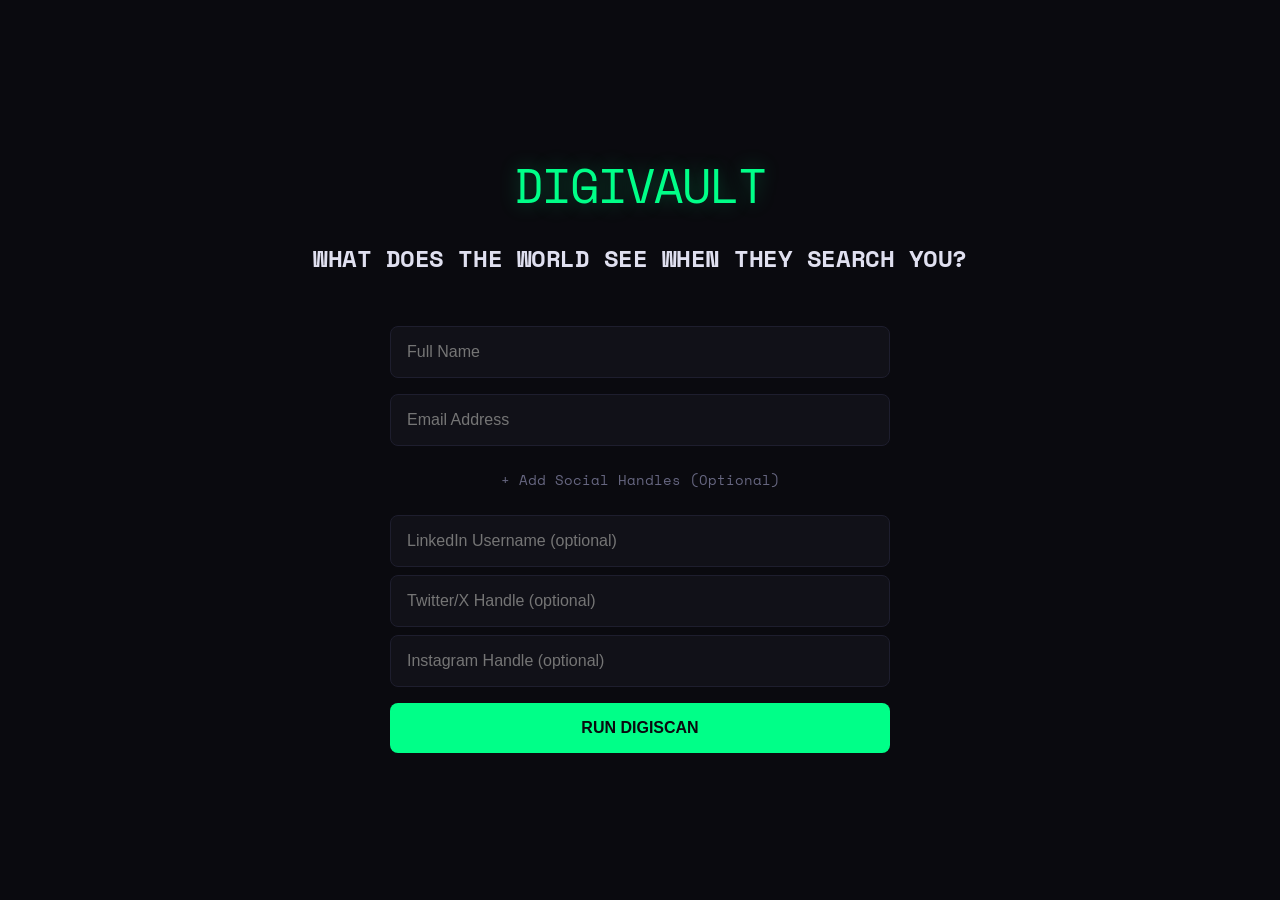
<file: index.html>
<!DOCTYPE html>
<html lang="en">
<head>
    <meta charset="UTF-8">
    <meta name="viewport" content="width=device-width, initial-scale=1.0">
    <title>DigiVault | Know Your Digital Self</title>
    
    <!-- CSS Imports -->
    <link rel="stylesheet" href="css/main.css">
    <link rel="stylesheet" href="css/vault-score.css">
    <link rel="stylesheet" href="css/animations.css">
</head>
<body>

    <!-- SECTION 1: Landing / Hero -->
    <section id="landing">
        <div class="logo">DigiVault</div>
        <h1>What does the world see when they search you?</h1>
        
        <form id="scan-form">
            <input id="input-name" type="text" placeholder="Full Name" required>
            <input id="input-email" type="email" placeholder="Email Address" required>
            
            <div class="advanced-toggle" onclick="document.getElementById('social-inputs').classList.toggle('hidden-inputs')">
                + Add Social Handles (Optional)
            </div>
            
            <div id="social-inputs" class="hidden-inputs">
                <input id="handle-linkedin" type="text" placeholder="LinkedIn Username (optional)">
                <input id="handle-twitter" type="text" placeholder="Twitter/X Handle (optional)">
                <input id="handle-instagram" type="text" placeholder="Instagram Handle (optional)">
            </div>

            <button type="submit">Run DigiScan</button>
        </form>
    </section>

    <!-- SECTION 2: Scanning Phase -->
    <section id="scanning" hidden>
        <div class="progress-bar">
            <div class="progress-fill"></div>
        </div>
        <p id="scan-status">Initialising secure scan...</p>
    </section>

    <!-- SECTION 3: Results Dashboard -->
    <section id="results" hidden>
        <!-- Security Rating / DigiScore -->
        <div id="vault-score-container" class="fade-in"></div>

        <!-- Public Face Scan Results -->
        <div id="public-face" class="fade-in" style="animation-delay: 0.2s;"></div>

        <!-- Breach Exposure Report -->
        <div id="breach-report" class="fade-in" style="animation-delay: 0.4s;"></div>

        <!-- AI Security Recommendations -->
        <div id="ai-recommendations" class="fade-in" style="animation-delay: 0.6s;"></div>
        
        <div style="margin: 4rem 0; text-align: center;">
            <button onclick="location.reload()">Start New Scan</button>
        </div>
    </section>

    <!-- Core Configuration -->
    <script src="config.js"></script>

    <!-- Utilities -->
    <script src="js/utils/helpers.js"></script>
    <script src="js/utils/api.js"></script>

    <!-- Feature Modules -->
    <script src="js/modules/recon.js"></script>
    <script src="js/modules/breach.js"></script>
    <script src="js/modules/vault-score.js"></script>
    <script src="js/modules/ai-report.js"></script>

    <!-- App Entry Point -->
    <script src="js/app.js"></script>

</body>
</html>
</file>
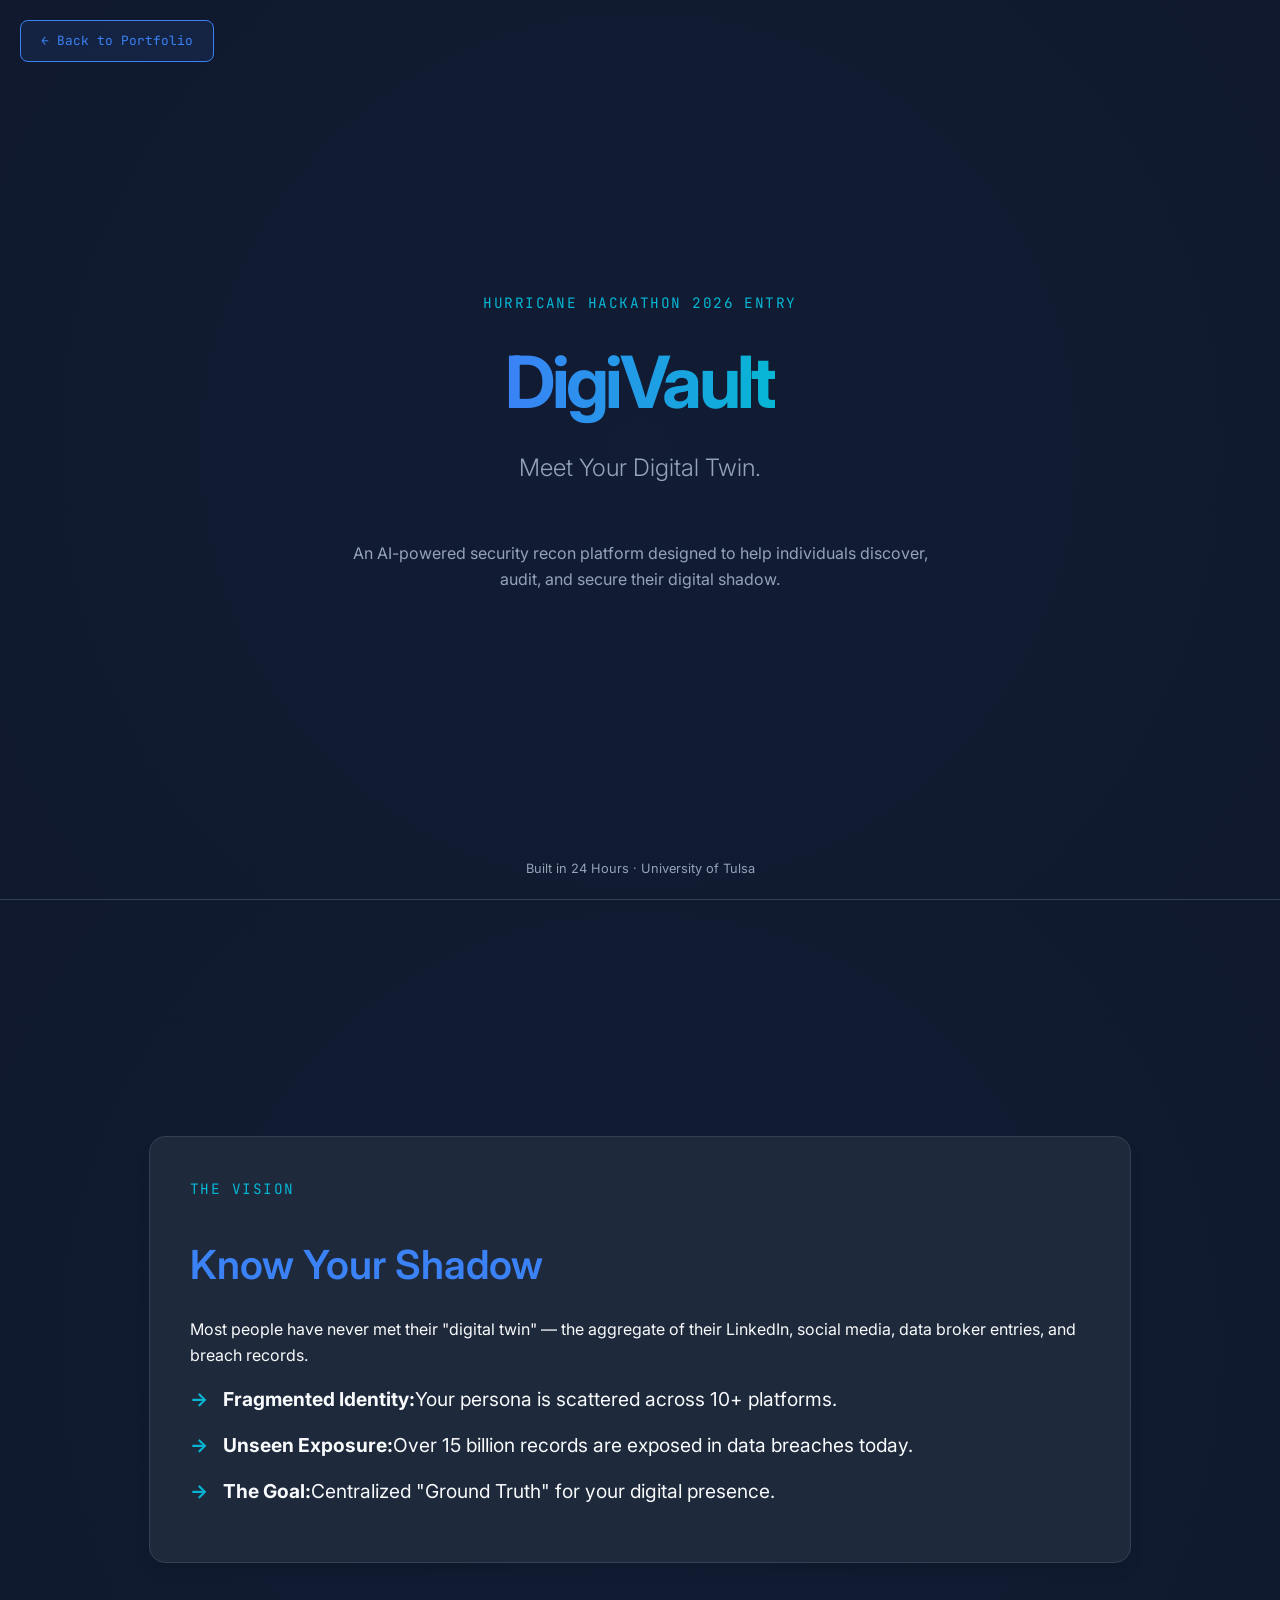
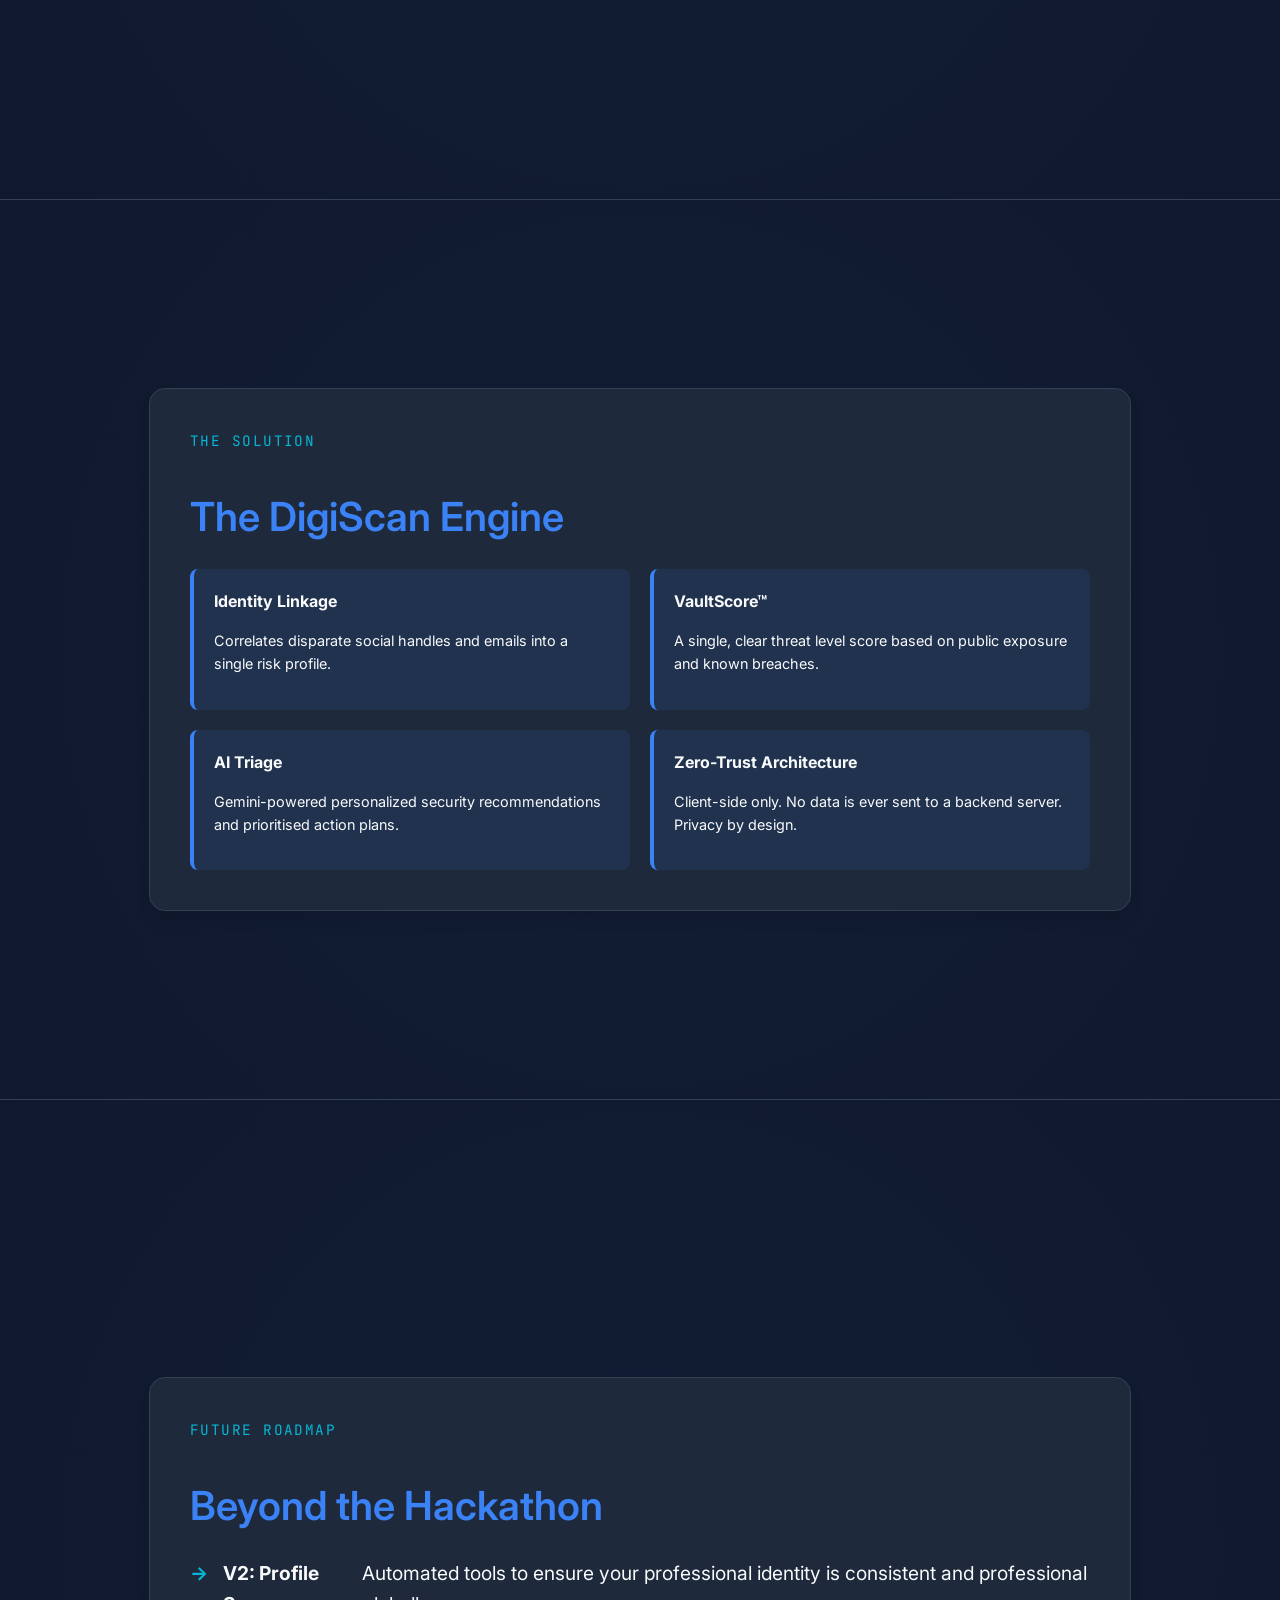
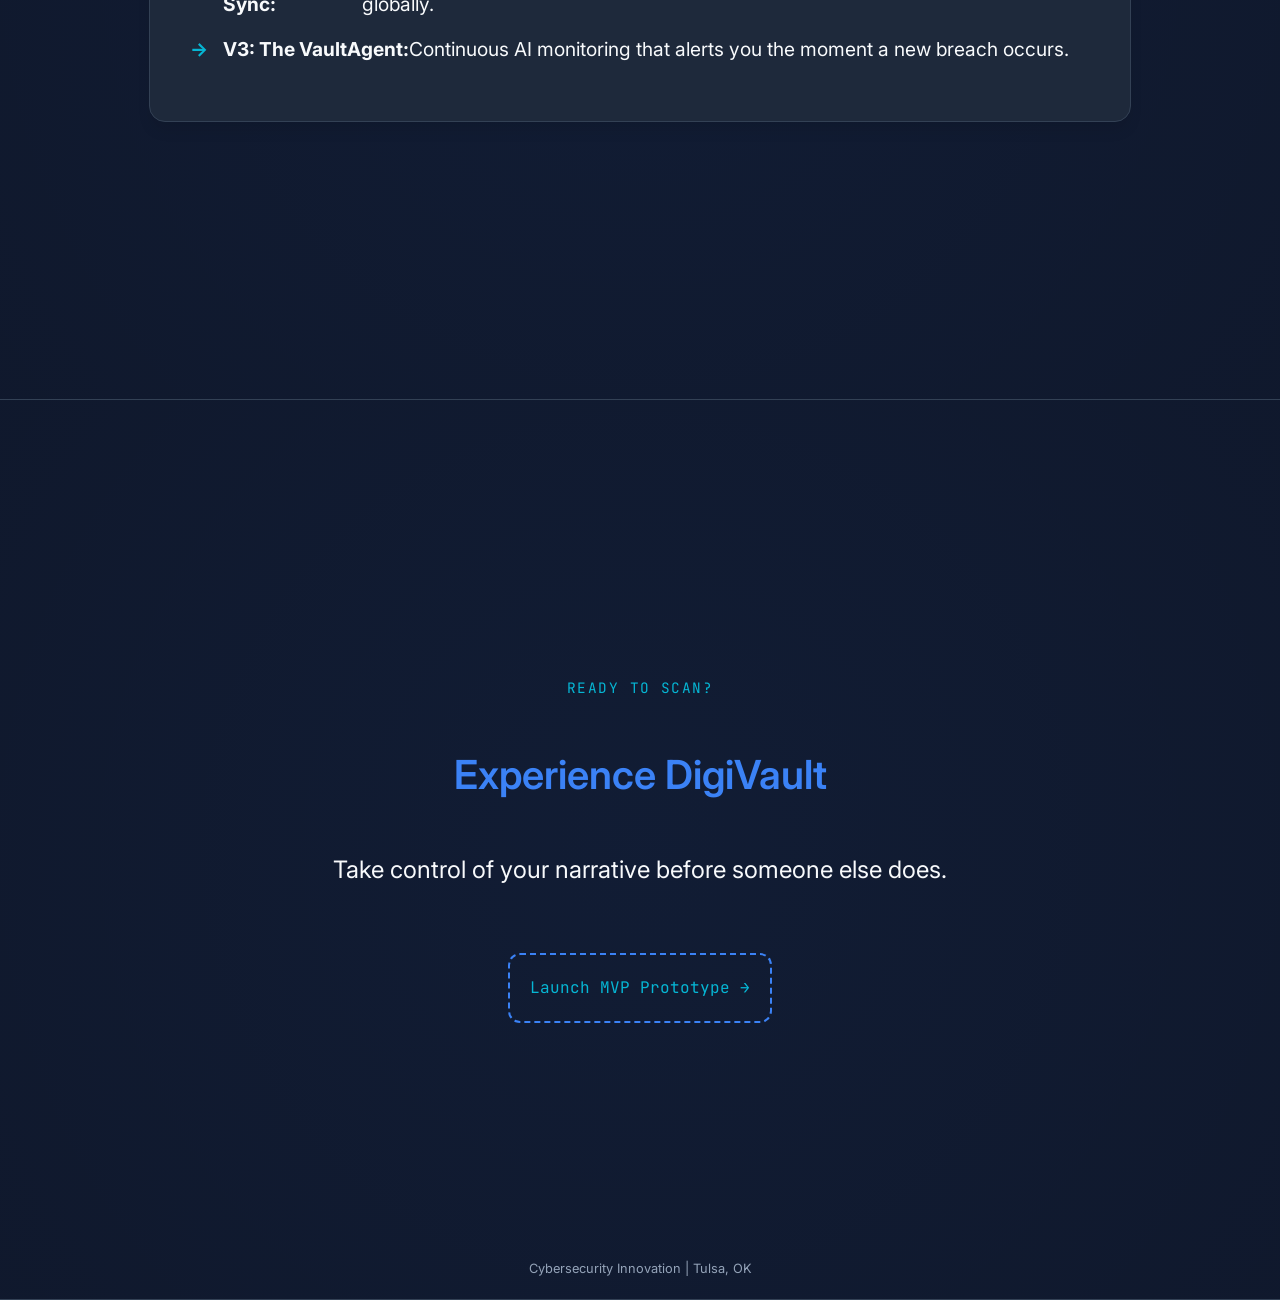
<file: presentation.html>
<!DOCTYPE html>
<html lang="en">
<head>
    <meta charset="UTF-8">
    <meta name="viewport" content="width=device-width, initial-scale=1.0">
    <title>DigiVault | Project Presentation</title>
    <style>
        @import url('https://fonts.googleapis.com/css2?family=Inter:wght@300;400;600;700&family=JetBrains+Mono:wght@400&display=swap');

        :root {
            --bg-color: #0f172a;
            --card-bg: #1e293b;
            --accent-blue: #3b82f6;
            --accent-cyan: #06b6d4;
            --text-primary: #f8fafc;
            --text-secondary: #94a3b8;
        }

        body {
            font-family: 'Inter', sans-serif;
            background-color: var(--bg-color);
            color: var(--text-primary);
            margin: 0;
            padding: 0;
            line-height: 1.6;
        }

        .slide {
            min-height: 100vh;
            width: 100%;
            display: flex;
            flex-direction: column;
            justify-content: center;
            align-items: center;
            padding: 60px 40px;
            box-sizing: border-box;
            position: relative;
            overflow: hidden;
            border-bottom: 1px solid #334155;
        }

        .slide::before {
            content: '';
            position: absolute;
            top: -50%;
            left: -50%;
            width: 200%;
            height: 200%;
            background: radial-gradient(circle, rgba(59, 130, 246, 0.05) 0%, transparent 70%);
            z-index: -1;
        }

        h1 {
            font-size: 4.5rem;
            margin: 0;
            background: linear-gradient(90deg, var(--accent-blue), var(--accent-cyan));
            -webkit-background-clip: text;
            -webkit-text-fill-color: transparent;
            font-weight: 700;
            letter-spacing: -0.05em;
            text-align: center;
        }

        h2 {
            font-size: 2.5rem;
            color: var(--accent-blue);
            margin-bottom: 20px;
            font-weight: 600;
        }

        h3 {
            font-size: 1.5rem;
            color: var(--text-secondary);
            margin-top: 10px;
            font-weight: 300;
        }

        .content-box {
            background: var(--card-bg);
            border: 1px solid #334155;
            padding: 40px;
            border-radius: 16px;
            max-width: 900px;
            width: 100%;
            box-shadow: 0 10px 15px -3px rgba(0, 0, 0, 0.1);
        }

        .tagline {
            font-family: 'JetBrains Mono', monospace;
            color: var(--accent-cyan);
            text-transform: uppercase;
            letter-spacing: 0.1em;
            font-size: 0.9rem;
            margin-bottom: 10px;
        }

        ul {
            list-style: none;
            padding: 0;
        }

        li {
            margin-bottom: 15px;
            font-size: 1.2rem;
            display: flex;
            align-items: flex-start;
        }

        li::before {
            content: '→';
            color: var(--accent-cyan);
            margin-right: 15px;
            font-weight: bold;
        }

        .grid {
            display: grid;
            grid-template-columns: 1fr 1fr;
            gap: 20px;
            width: 100%;
            margin-top: 20px;
        }

        .stat-card {
            background: rgba(59, 130, 246, 0.1);
            border-left: 4px solid var(--accent-blue);
            padding: 20px;
            border-radius: 8px;
        }

        .footer {
            position: absolute;
            bottom: 20px;
            width: 100%;
            text-align: center;
            font-size: 0.8rem;
            color: var(--text-secondary);
        }

        .btn-back {
            position: fixed;
            top: 20px;
            left: 20px;
            background: rgba(59, 130, 246, 0.1);
            color: var(--accent-blue);
            padding: 10px 20px;
            border-radius: 8px;
            text-decoration: none;
            font-family: 'JetBrains Mono', monospace;
            font-size: 0.8rem;
            border: 1px solid var(--accent-blue);
            z-index: 100;
            transition: all 0.3s ease;
        }

        .btn-back:hover {
            background: var(--accent-blue);
            color: white;
        }

        @media (max-width: 768px) {
            h1 { font-size: 3rem; }
            .grid { grid-template-columns: 1fr; }
        }
    </style>
</head>
<body>

    <a href="../index.html" class="btn-back">← Back to Portfolio</a>

    <!-- Slide 1: Title -->
    <div class="slide">
        <div class="tagline">Hurricane Hackathon 2026 Entry</div>
        <h1>DigiVault</h1>
        <h3>Meet Your Digital Twin.</h3>
        <p style="margin-top: 30px; color: var(--text-secondary); text-align: center; max-width: 600px;">
            An AI-powered security recon platform designed to help individuals discover, audit, and secure their digital shadow.
        </p>
        <div class="footer">Built in 24 Hours · University of Tulsa</div>
    </div>

    <!-- Slide 2: The Vision -->
    <div class="slide">
        <div class="content-box">
            <div class="tagline">The Vision</div>
            <h2>Know Your Shadow</h2>
            <p>Most people have never met their "digital twin" — the aggregate of their LinkedIn, social media, data broker entries, and breach records.</p>
            <ul>
                <li><strong>Fragmented Identity:</strong> Your persona is scattered across 10+ platforms.</li>
                <li><strong>Unseen Exposure:</strong> Over 15 billion records are exposed in data breaches today.</li>
                <li><strong>The Goal:</strong> Centralized "Ground Truth" for your digital presence.</li>
            </ul>
        </div>
    </div>

    <!-- Slide 3: The Tech -->
    <div class="slide">
        <div class="content-box">
            <div class="tagline">The Solution</div>
            <h2>The DigiScan Engine</h2>
            <div class="grid">
                <div class="stat-card">
                    <strong>Identity Linkage</strong>
                    <p style="font-size: 0.9rem;">Correlates disparate social handles and emails into a single risk profile.</p>
                </div>
                <div class="stat-card">
                    <strong>VaultScore™</strong>
                    <p style="font-size: 0.9rem;">A single, clear threat level score based on public exposure and known breaches.</p>
                </div>
                <div class="stat-card">
                    <strong>AI Triage</strong>
                    <p style="font-size: 0.9rem;">Gemini-powered personalized security recommendations and prioritised action plans.</p>
                </div>
                <div class="stat-card">
                    <strong>Zero-Trust Architecture</strong>
                    <p style="font-size: 0.9rem;">Client-side only. No data is ever sent to a backend server. Privacy by design.</p>
                </div>
            </div>
        </div>
    </div>

    <!-- Slide 4: Roadmap -->
    <div class="slide">
        <div class="content-box">
            <div class="tagline">Future Roadmap</div>
            <h2>Beyond the Hackathon</h2>
            <ul>
                <li><strong>V2: Profile Sync:</strong> Automated tools to ensure your professional identity is consistent and professional globally.</li>
                <li><strong>V3: The VaultAgent:</strong> Continuous AI monitoring that alerts you the moment a new breach occurs.</li>
            </ul>
        </div>
    </div>

    <!-- Slide 5: CTA -->
    <div class="slide">
        <div class="tagline">Ready to Scan?</div>
        <h2>Experience DigiVault</h2>
        <p style="font-size: 1.5rem; text-align: center;">Take control of your narrative before someone else does.</p>
        <div style="margin-top: 40px; padding: 20px; border: 2px dashed var(--accent-blue); border-radius: 12px; font-family: 'JetBrains Mono';">
            <a href="index.html" style="color: var(--accent-cyan); text-decoration: none;">Launch MVP Prototype →</a>
        </div>
        <div class="footer">Cybersecurity Innovation | Tulsa, OK</div>
    </div>

</body>
</html>
</file>
<file: css/main.css>
/**
 * main.css
 * Core styles, typography, and theme for DigiVault.
 */

@import url('https://fonts.googleapis.com/css2?family=DM+Sans:ital,opsz,wght@0,9..40,100..1000;1,9..40,100..1000&family=Space+Mono:ital,wght@0,400;0,700;1,400;1,700&display=swap');

:root {
    /* Color Palette */
    --bg: #0a0a0f;
    --surface: #111118;
    --border: #1e1e2e;
    --accent: #00ff88;
    --warning: #ffaa00;
    --danger: #ff4444;
    --critical: #ff0055;
    --text: #e0e0f0;
    --muted: #666680;

    /* Fonts */
    --font-body: 'DM Sans', sans-serif;
    --font-mono: 'Space Mono', monospace;

    /* Spacing */
    --radius: 8px;
    --container-width: 1100px;
}

* {
    box-sizing: border-box;
    margin: 0;
    padding: 0;
}

body {
    background-color: var(--bg);
    color: var(--text);
    font-family: var(--font-body);
    line-height: 1.6;
    overflow-x: hidden;
}

h1, h2, h3, .logo {
    font-family: var(--font-mono);
    text-transform: uppercase;
    letter-spacing: -0.02em;
}

/* --- Layout --- */

section {
    min-height: 100vh;
    display: flex;
    flex-direction: column;
    align-items: center;
    justify-content: center;
    padding: 2rem;
    max-width: var(--container-width);
    margin: 0 auto;
}

[hidden] {
    display: none !important;
}

/* --- Landing --- */

#landing .logo {
    font-size: 3rem;
    color: var(--accent);
    margin-bottom: 1rem;
    text-shadow: 0 0 20px rgba(0, 255, 136, 0.3);
}

#landing h1 {
    font-size: 1.5rem;
    text-align: center;
    margin-bottom: 3rem;
    color: var(--text);
}

#scan-form {
    width: 100%;
    max-width: 500px;
    display: flex;
    flex-direction: column;
    gap: 1rem;
}

input {
    background: var(--surface);
    border: 1px solid var(--border);
    padding: 1rem;
    border-radius: var(--radius);
    color: var(--text);
    font-size: 1rem;
    transition: border-color 0.2s;
}

input:focus {
    outline: none;
    border-color: var(--accent);
}

button {
    background: var(--accent);
    color: var(--bg);
    border: none;
    padding: 1rem;
    border-radius: var(--radius);
    font-weight: 700;
    font-size: 1rem;
    cursor: pointer;
    text-transform: uppercase;
    transition: transform 0.1s, filter 0.2s;
}

button:hover {
    filter: brightness(1.1);
}

button:active {
    transform: scale(0.98);
}

.advanced-toggle {
    font-size: 0.85rem;
    color: var(--muted);
    cursor: pointer;
    text-align: center;
    margin-top: 0.5rem;
    font-family: var(--font-mono);
    transition: color 0.2s;
}

.advanced-toggle:hover {
    color: var(--accent);
}

.hidden-inputs {
    display: none;
}

#social-inputs {
    display: flex;
    flex-direction: column;
    gap: 0.5rem;
    margin-top: 0.5rem;
    animation: fadeIn 0.3s ease-out;
}

#social-inputs:not(.hidden-inputs) {
    display: flex;
}

/* --- Results Common --- */

#results {
    justify-content: flex-start;
    padding-top: 5rem;
}

.section-title {
    font-size: 1.25rem;
    margin: 4rem 0 1.5rem;
    width: 100%;
    border-bottom: 1px solid var(--border);
    padding-bottom: 0.5rem;
}

.results-grid {
    display: grid;
    grid-template-columns: repeat(auto-fit, minmax(300px, 1fr));
    gap: 2rem;
    width: 100%;
}

.cards-container {
    display: flex;
    flex-direction: column;
    gap: 0.75rem;
}

/* --- Recon Cards --- */

.recon-card {
    display: flex;
    align-items: center;
    gap: 1rem;
    background: var(--surface);
    border: 1px solid var(--border);
    padding: 1rem;
    border-radius: var(--radius);
    text-decoration: none;
    color: var(--text);
    transition: border-color 0.2s, background 0.2s;
}

.recon-card:hover {
    border-color: var(--accent);
    background: rgba(0, 255, 136, 0.05);
}

.recon-icon {
    font-size: 1.5rem;
}

.recon-platform {
    display: block;
    font-weight: 600;
}

.recon-action {
    display: block;
    font-size: 0.75rem;
    color: var(--accent);
    text-transform: uppercase;
}

/* --- Verified Recon Cards --- */

.recon-card-wrapper {
    position: relative;
    display: flex;
    flex-direction: column;
    gap: 0.5rem;
}

.recon-card-wrapper.verified .recon-card {
    border-color: var(--danger);
    background: rgba(255, 68, 68, 0.05);
}

.verify-btn {
    background: var(--surface);
    border: 1px solid var(--border);
    color: var(--muted);
    font-size: 0.75rem;
    padding: 0.4rem;
    border-radius: var(--radius);
    cursor: pointer;
    font-family: var(--font-mono);
    text-transform: uppercase;
    transition: all 0.2s;
}

.verify-btn:hover {
    border-color: var(--text);
    color: var(--text);
}

.recon-card-wrapper.verified .verify-btn {
    background: var(--danger);
    color: white;
    border-color: var(--danger);
}

/* --- Breach Cards --- */

.breach-cards-container {
    display: grid;
    grid-template-columns: repeat(auto-fill, minmax(300px, 1fr));
    gap: 1.5rem;
    width: 100%;
}

.breach-card {
    background: var(--surface);
    border: 1px solid var(--border);
    border-left: 4px solid var(--danger);
    padding: 1.5rem;
    border-radius: var(--radius);
}

.breach-header {
    display: flex;
    justify-content: space-between;
    margin-bottom: 0.5rem;
}

.breach-name {
    font-weight: 700;
}

.breach-date {
    font-size: 0.8rem;
    color: var(--muted);
}

.breach-description {
    font-size: 0.9rem;
    color: var(--text);
    margin-bottom: 1rem;
}

.breach-tags {
    display: flex;
    flex-wrap: wrap;
    gap: 0.5rem;
}

.breach-tag {
    font-size: 0.7rem;
    background: var(--border);
    padding: 0.2rem 0.6rem;
    border-radius: 20px;
    color: var(--muted);
}

.breach-success-card {
    text-align: center;
    padding: 3rem;
    background: rgba(0, 255, 136, 0.05);
    border: 1px dashed var(--accent);
    border-radius: var(--radius);
    width: 100%;
}

/* --- AI Report --- */

.ai-report-box {
    background: var(--surface);
    border: 1px solid var(--border);
    padding: 2rem;
    border-radius: var(--radius);
    width: 100%;
    font-family: var(--font-mono);
    font-size: 0.95rem;
    white-space: pre-wrap;
    min-height: 200px;
}
</file>
<file: css/vault-score.css>
/**
 * vault-score.css
 * Styling for the DigiScore (formerly VaultScore) badge and threat indicators.
 */

.score-card {
    background: var(--surface);
    border: 1px solid var(--border);
    padding: 3rem;
    border-radius: var(--radius);
    text-align: center;
    width: 100%;
    margin-bottom: 2rem;
}

.score-display {
    display: flex;
    flex-direction: column;
    align-items: center;
    gap: 1.5rem;
    margin: 2rem 0;
}

.score-circle {
    width: 150px;
    height: 150px;
    border-radius: 50%;
    border: 8px solid var(--border);
    display: flex;
    flex-direction: column;
    align-items: center;
    justify-content: center;
    font-family: var(--font-mono);
    transition: transform 0.3s ease;
}

.score-circle:hover {
    transform: scale(1.05);
}

#score-value {
    font-size: 3.5rem;
    font-weight: 700;
    line-height: 1;
}

.score-max {
    font-size: 1rem;
    color: var(--muted);
}

/* --- Threat Levels --- */

.threat-badge {
    padding: 0.5rem 1.5rem;
    border-radius: 50px;
    font-weight: 800;
    font-family: var(--font-mono);
    font-size: 1rem;
    letter-spacing: 0.1em;
}

/* LOW RISK */
.low {
    border-color: var(--accent) !important;
    color: var(--accent);
}
.threat-badge.low {
    background: rgba(0, 255, 136, 0.1);
    border: 1px solid var(--accent);
}

/* MEDIUM RISK */
.medium {
    border-color: var(--warning) !important;
    color: var(--warning);
}
.threat-badge.medium {
    background: rgba(255, 170, 0, 0.1);
    border: 1px solid var(--warning);
}

/* HIGH RISK */
.high {
    border-color: var(--danger) !important;
    color: var(--danger);
}
.threat-badge.high {
    background: rgba(255, 68, 68, 0.1);
    border: 1px solid var(--danger);
}

/* CRITICAL RISK */
.critical {
    border-color: var(--critical) !important;
    color: var(--critical);
}
.threat-badge.critical {
    background: rgba(255, 0, 85, 0.1);
    border: 1px solid var(--critical);
}

.score-description {
    max-width: 600px;
    margin: 0 auto;
    color: var(--muted);
}
</file>
<file: css/animations.css>
/**
 * animations.css
 * Keyframes and classes for UI transitions and effects.
 */

.fade-in {
    animation: fadeIn 0.8s ease-out forwards;
}

@keyframes fadeIn {
    from { opacity: 0; transform: translateY(10px); }
    to { opacity: 1; transform: translateY(0); }
}

/* --- Scanning Progress Bar --- */

.progress-bar {
    width: 100%;
    max-width: 400px;
    height: 6px;
    background: var(--surface);
    border: 1px solid var(--border);
    border-radius: 10px;
    overflow: hidden;
    margin-bottom: 1rem;
}

.progress-fill {
    height: 100%;
    width: 0%;
    background: var(--accent);
    box-shadow: 0 0 10px var(--accent);
    animation: progressLoop 3s infinite ease-in-out;
}

@keyframes progressLoop {
    0% { width: 0%; transform: translateX(-100%); }
    50% { width: 70%; transform: translateX(0%); }
    100% { width: 100%; transform: translateX(100%); }
}

/* --- Typewriter Effect for AI --- */

.typewriter {
    border-right: 2px solid var(--accent);
    animation: blink 0.75s step-end infinite;
}

@keyframes blink {
    from, to { border-color: transparent; }
    50% { border-color: var(--accent); }
}

/* --- Scanning Status Text --- */

#scan-status {
    font-family: var(--font-mono);
    color: var(--muted);
    font-size: 0.9rem;
    letter-spacing: 0.05em;
    text-transform: uppercase;
}
</file>
